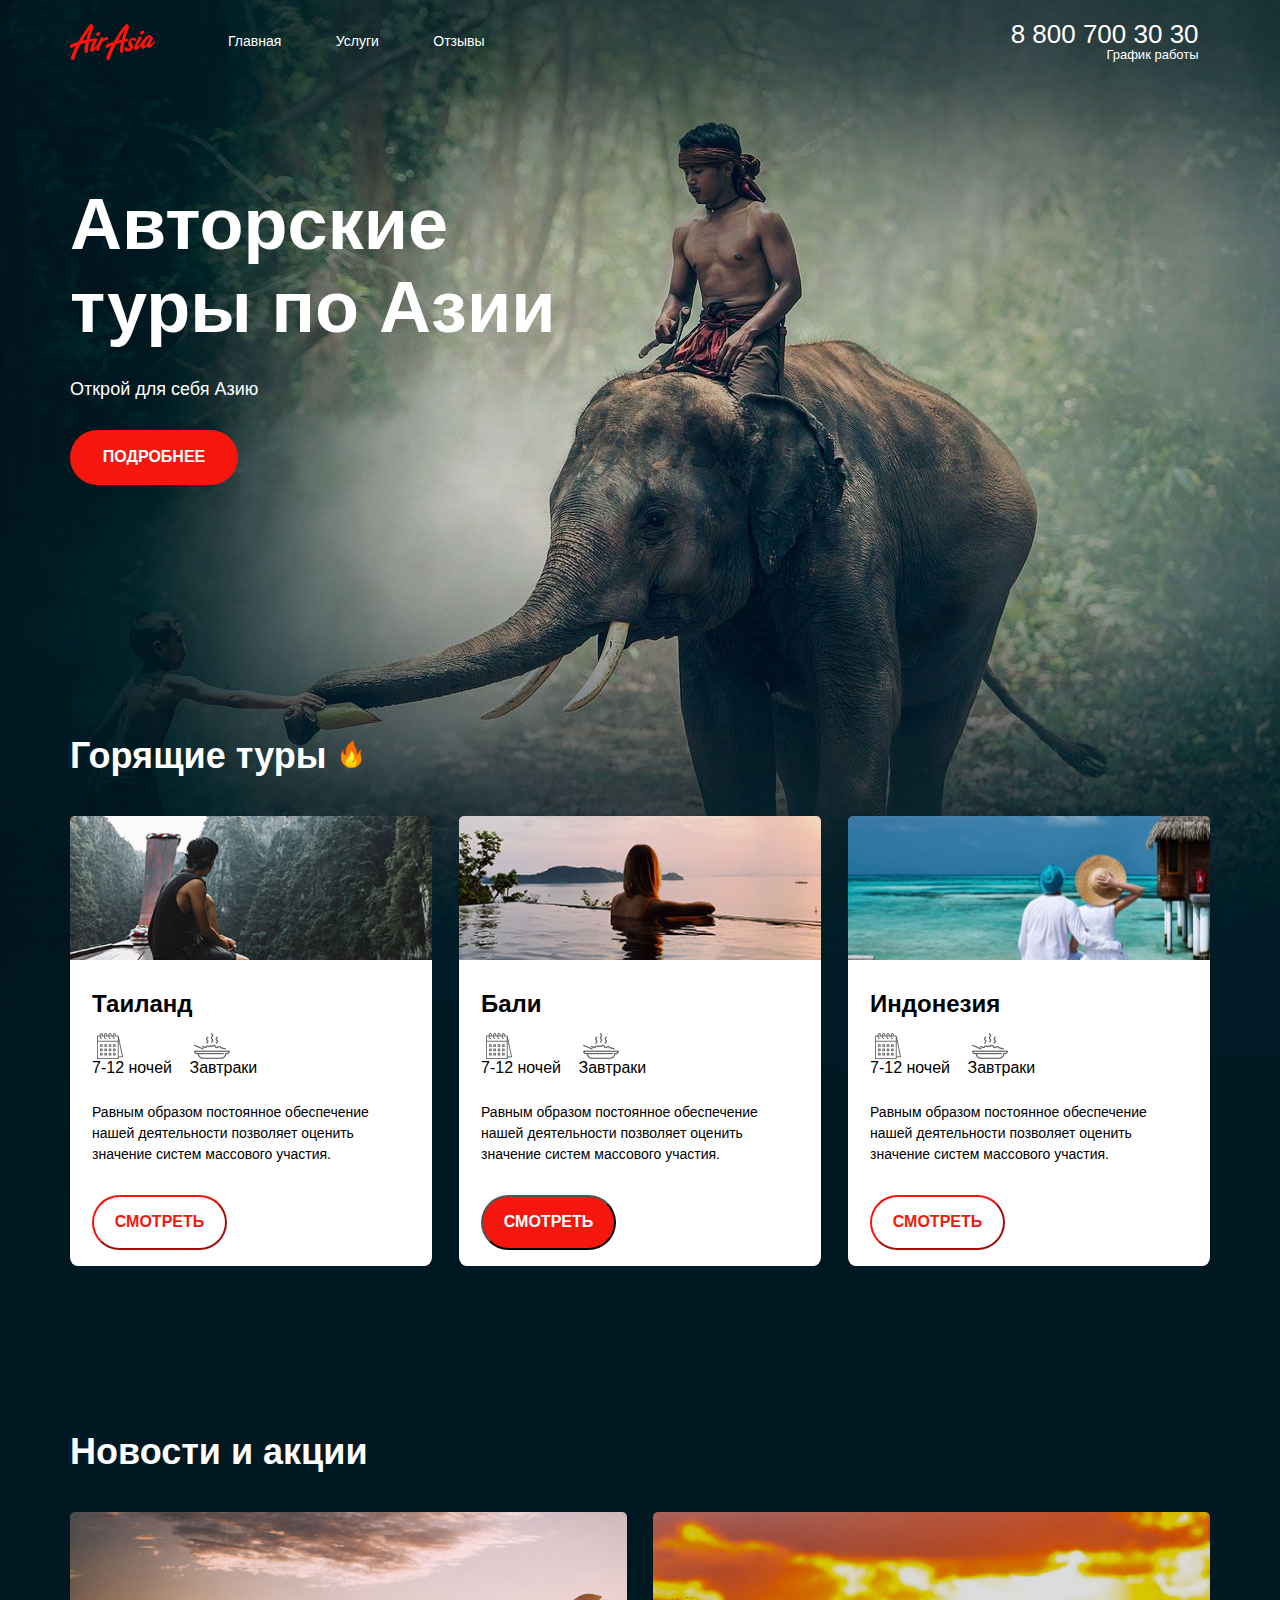
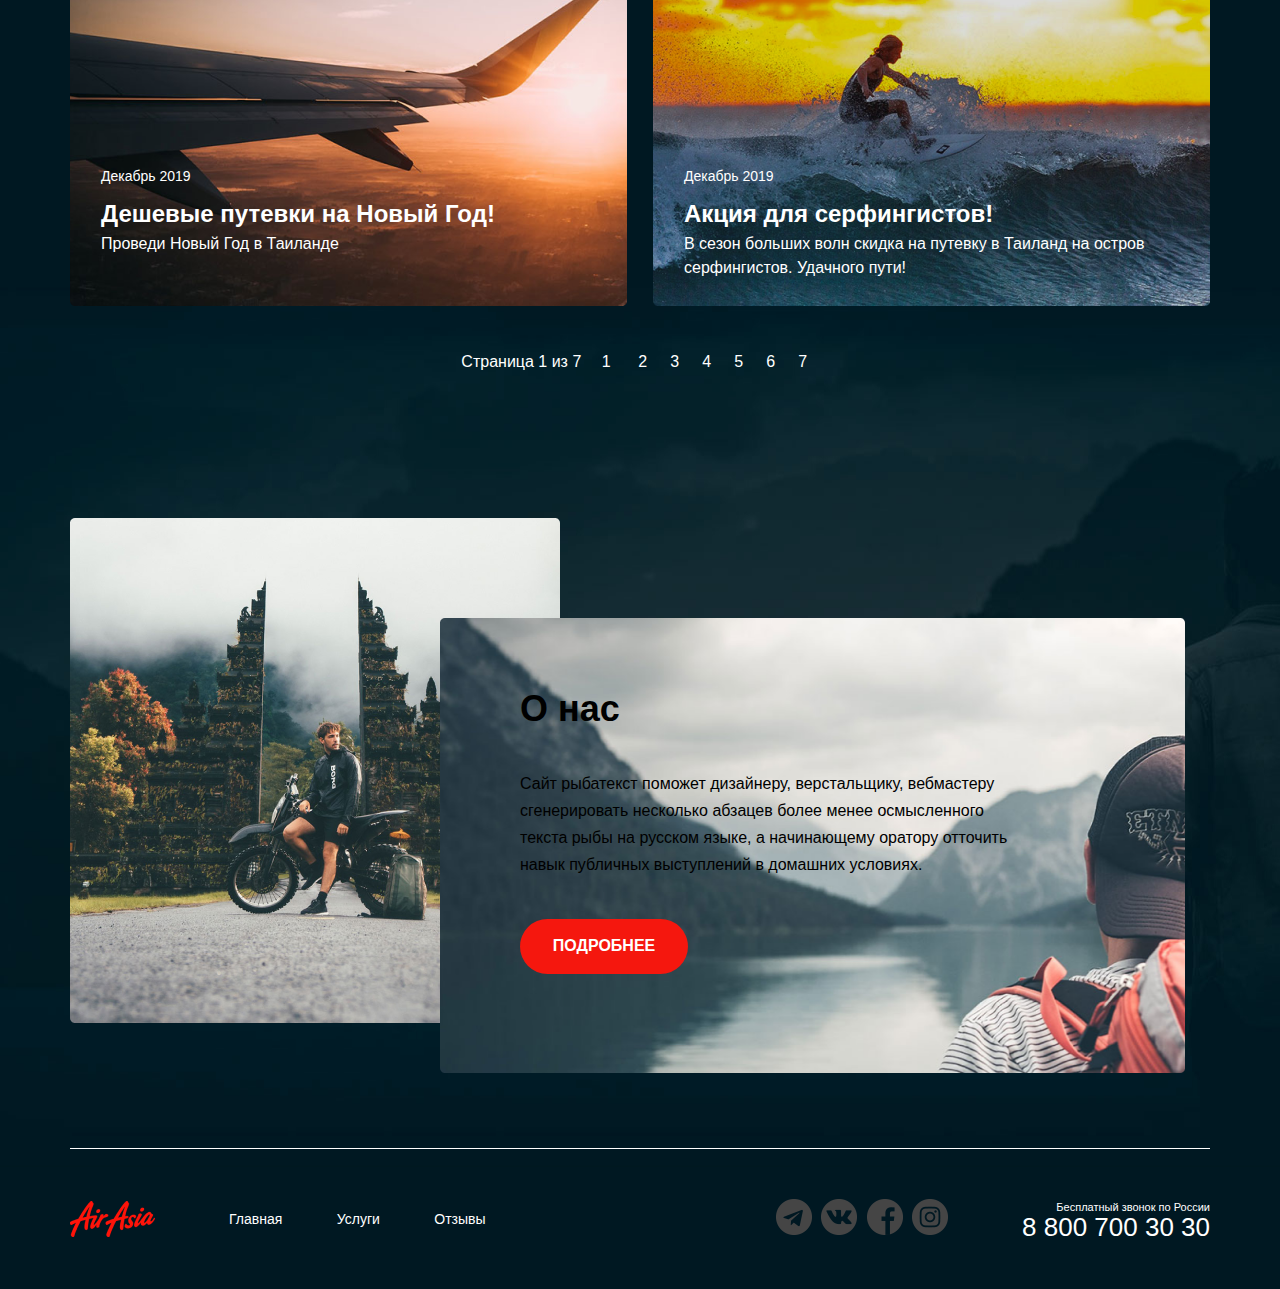
<file: index.html>
<!DOCTYPE html>
<html lang="ru">
<head>
    <meta charset="UTF-8">
    <meta name="viewport" content="width=1160, initial-scale=1.0">

    <meta http-equiv="X-UA-Compatible" content="ie=edge">

   <link rel="stylesheet" href="./main.css">

    <title>Главная</title>
</head>
<body>
   <div class="wrapper">
    <div class="container">
    <header class="header">

<div class="header__left">
  <div class="logo">
    <a href="#" class="logo__link">
        <img src="./folder/asia/logo.png" alt="Лого" class="logo__icon">
    </a>
</div>  
</div>

<div class="header__center">
    <nav class="menu">
        <ul class="menu__list">
            <li class="menu__item">
                <a href="#" class="menu__link">Главная</a>
            </li>
            <li class="menu__item">
                <a href="https://as-maslova.github.io/AirAsia/services/" class="menu__link">Услуги</a>
            </li>
            <li class="menu__item">
                <a href="#" class="menu__link">Отзывы</a>
            </li>
        </ul>
    </nav>
</div>

<div class="header__right">
   <address class="contacts">
<a href="tel:+88007003030" class="contacts__tel">8 800 700 30 30</a>
<span class="contacts__graph">График работы</span>
</address> 
</div>

    </header>
    <main class="main">
        <section class="preview">
            <h1 class="preview__title">Авторские туры по Азии</h1>
            <p class="preview__info">Открой для себя Азию</p>
            <div class="preview__button">
                <button class="button">Подробнее</button>
            </div>
        </section>
        <section class="hot-tours">
            <div class="hot-tours__title">
                <h2 class="hot-tours__title-text">Горящие туры&nbsp</h2>
                <img src="./folder/asia/flame.png" alt="Иконка" class="hot-tours__title-icon">
            </div>
            <ul class="hot-tours__list">
                <li class="hot-tours__item">
                    <img src="./folder/asia/river.png" alt="Река" class="hot-tours__image">
                    <div class="hot-tours__content">
                        <h3 class="hot-tours__subtitle">Таиланд</h3>
                        <div class="hot-tours__options">
                            <div class="hot-tours__options-item">
                                <img src="./folder/asia/calendar.png" alt="" class="hot-tours__options-icon">
                                <span class="hot-tours__options-text">7-12 ночей</span>
                            </div>
                            <div class="hot-tours__options-item">
                                <img src="./folder/asia/meal.png" alt="" class="hot-tours__options-icon">
                                <span class="hot-tours__options-text">Завтраки</span>
                            </div>
                        </div> 
                        <div class="hot-tours__text">Равным образом постоянное обеспечение нашей деятельности позволяет оценить значение систем массового участия.</div>          
                        <div class="hot-tours__button">
                            <button class="button--border">Смотреть</button>
                        </div>
                    </div>
                </li>
                <li class="hot-tours__item">
                    <img src="./folder/asia/pool.png" alt="Бассейн" class="hot-tours__image">
                    <div class="hot-tours__content">
                        <h3 class="hot-tours__subtitle">Бали</h3>
                        <div class="hot-tours__options">
                            <div class="hot-tours__options-item">
                                <img src="./folder/asia/calendar.png" alt="" class="hot-tours__options-icon">
                                <span class="hot-tours__options-text">7-12 ночей</span>
                            </div>
                            <div class="hot-tours__options-item">
                                <img src="./folder/asia/meal.png" alt="" class="hot-tours__options-icon">
                                <span class="hot-tours__options-text">Завтраки</span>
                            </div>
                        </div> 
                        <div class="hot-tours__text">Равным образом постоянное обеспечение нашей деятельности позволяет оценить значение систем массового участия.</div>          
                        <div class="hot-tours__button">
                            <button class="button--button">Смотреть</button>
                        </div>
                    </div>
                </li>
                <li class="hot-tours__item">
                    <img src="./folder/asia/ocean.png" alt="Океан" class="hot-tours__image">
                    <div class="hot-tours__content">
                        <h3 class="hot-tours__subtitle">Индонезия</h3>
                        <div class="hot-tours__options">
                            <div class="hot-tours__options-item">
                                <img src="./folder/asia/calendar.png" alt="" class="hot-tours__options-icon">
                                <span class="hot-tours__options-text">7-12 ночей</span>
                            </div>
                            <div class="hot-tours__options-item">
                                <img src="./folder/asia/meal.png" alt="" class="hot-tours__options-icon">
                                <span class="hot-tours__options-text">Завтраки</span>
                            </div>
                        </div> 
                        <div class="hot-tours__text">Равным образом постоянное обеспечение нашей деятельности позволяет оценить значение систем массового участия.</div>          
                        <div class="hot-tours__button">
                            <button class="button--border">Смотреть</button>
                        </div>
                    </div>
                </li>
            </ul>
        </section>
        <section class="news">
            <h2 class="news__title">Новости и акции</h2>
            <ul class="news__list">
                <li class="news__item">
                    <img src="./folder/asia/plain.png" alt="" class="news__image">
                    <div class="news__content">
                        <time class="news__date">
                            <span class="news__date-month">Декабрь</span>
                            <span class="news__date-year">2019</span>
                        </time>
                        <h3 class="news__subtitle">Дешевые путевки на Новый Год!</h3>
                        <p class="news__text">Проведи Новый Год в Таиланде</p>
                    </div>
                </li>
                <li class="news__item">
                    <img src="./folder/asia/Surfer.png" alt="" class="news__image">
                    <div class="news__content">
                        <time class="news__date">
                            <span class="news__date-month">Декабрь</span>
                            <span class="news__date-year">2019</span>
                        </time>
                        <h3 class="news__subtitle">Акция для серфингистов!</h3>
                        <p class="news__text">В сезон больших волн скидка на путевку в Таиланд на остров серфингистов. Удачного пути!</p>
                    </div>
                </li>
            </ul>
            <div class="paginator">
                <div class="paginator__display">Страница 1 из 7&nbsp</div>
                <ul class="paginator__list">
                    <li class="paginator__item">
                        <a href="" class="paginator__link">1</a>
                    </li>
                    <li class="paginator__item">
                        <a href="" class="paginator__link">2</a>
                    </li><li class="paginator__item">
                        <a href="" class="paginator__link">3</a>
                    </li><li class="paginator__item">
                        <a href="" class="paginator__link">4</a>
                    </li><li class="paginator__item">
                        <a href="" class="paginator__link">5</a>
                    </li><li class="paginator__item">
                        <a href="" class="paginator__link">6</a>
                    </li><li class="paginator__item">
                        <a href="" class="paginator__link">7</a>
                    </li>
                </ul>
            </div>
        </section>
        <section class="about">
            <img src="./folder/asia/gates.png" alt="" class="about__img">
            <div class="about__content">
                <img src="./folder/asia/mountains.png" alt="" class="about__bg">
                <h2 class="about__title">О нас</h2>
                <p class="about__text">Сайт рыбатекст поможет дизайнеру, верстальщику, вебмастеру сгенерировать несколько абзацев более менее осмысленного текста рыбы на русском языке, а начинающему оратору отточить навык публичных выступлений в домашних условиях. </p>
            <div class="about__button">
                <button class="button">Подробнее</button>
            </div>
            </div>
        </section>
    </main>
    <footer class="footer">
        <div class="footer__left">
          <div class="logo">
            <a href="#" class="logo__link">
                <img src="./folder/asia/logo.png" alt="Логотип" class="logo__icon">
            </a>
        </div>
        <nav class="menu">
            <ul class="menu__list">
                <li class="menu__item">
                    <a href="#" class="menu__link">Главная</a>
                </li>
                <li class="menu__item">
                    <a href="https://as-maslova.github.io/AirAsia/services/" class="menu__link">Услуги</a>
                </li>
                <li class="menu__item">
                    <a href="#" class="menu__link">Отзывы</a>
                </li>
            </ul>
        </nav>  
        </div>
        
        <div class="footer__right">
        <div class="socials">
            <ul class="socials__list">
                <li class="socials__item">
                    <a href="" class="socials__link">
                        <img src="./folder/asia/telegram.png" alt="Telegram" class="socials__icon">
                    </a>
                </li>
                <li class="socials__item">
                    <a href="" class="socials__link">
                        <img src="./folder/asia/vk.png" alt="VKontakte" class="socials__icon">
                    </a>
                </li>
                <li class="socials__item">
                    <a href="" class="socials__link">
                        <img src="./folder/asia/f.png" alt="FaceBook" class="socials__icon">
                    </a>
                </li>
                <li class="socials__item">
                    <a href="" class="socials__link">
                        <img src="./folder/asia/in.png" alt="Instagram" class="socials__icon">
                    </a>
                </li>
            </ul>
        </div>
        <address class="contacts">
            <div class="contacts__free-call">Бесплатный звонок по России</div>
            <a href="tel:+88007003030" class="contacts__tel">8 800 700 30 30</a>
            </address>
        </div>
    </footer>
    </div>
   </div>
</body>
</html>
</file>
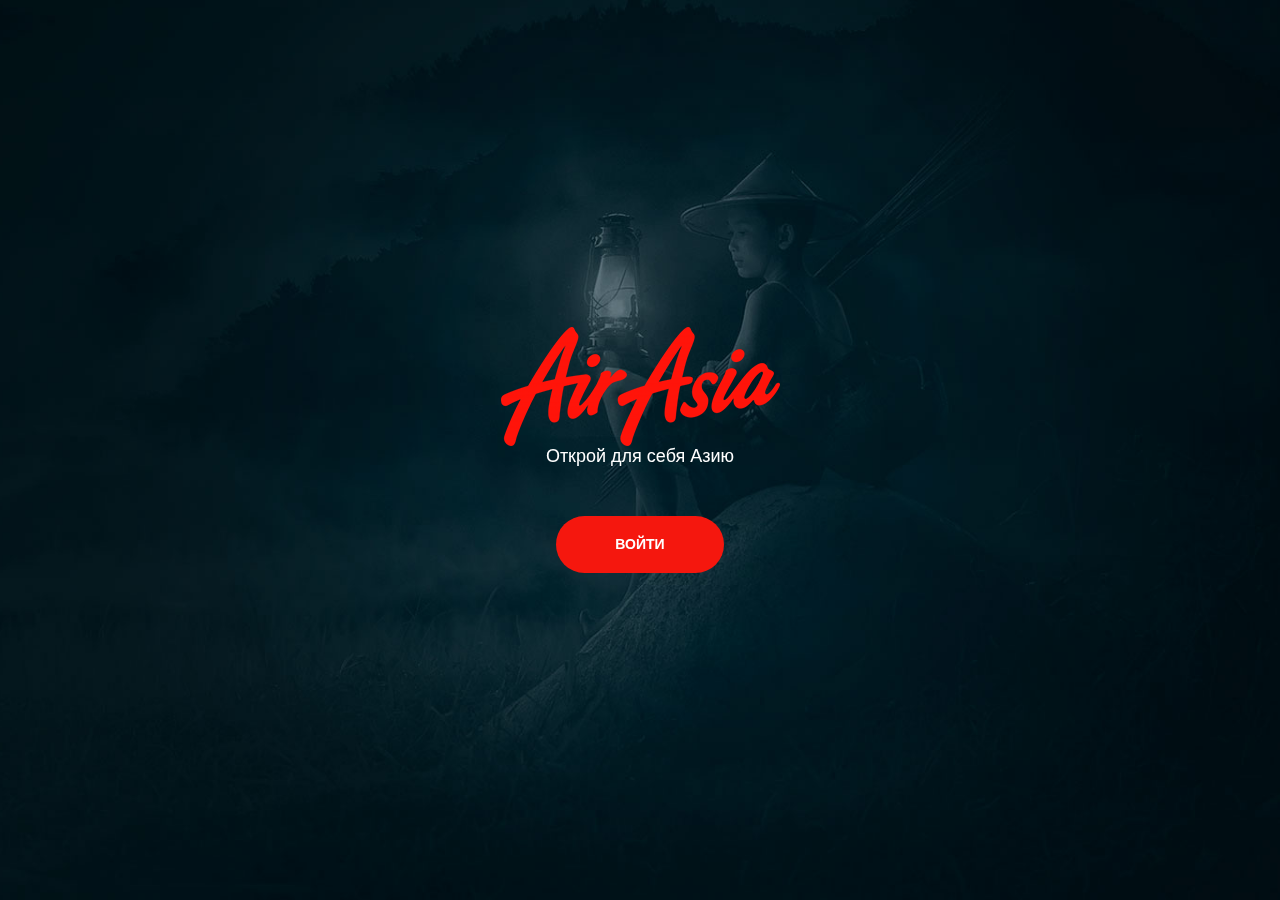
<file: welcome/index.html>
<!DOCTYPE html>
<html lang="ru">
<head>
    <meta charset="UTF-8">
    <meta name="viewport" content="width=1160, initial-scale=1.0">

    <meta http-equiv="X-UA-Compatible" content="ie=edge">

   <link rel="stylesheet" href="../main.css">

    <title>Приветственная страница</title>
</head>
<body>
   <div class="welcome">
    <div class="welcome__container">
        <div class="central">
            <img src="../folder/asia/logo1.png" alt="" class="central__logo">
            <p class="welcome__text">Открой для себя Азию</p>
                <a href="" class="welcome__button button">Войти</a>
        </div>
    </div>
   </div>
</body>
</html>
</file>
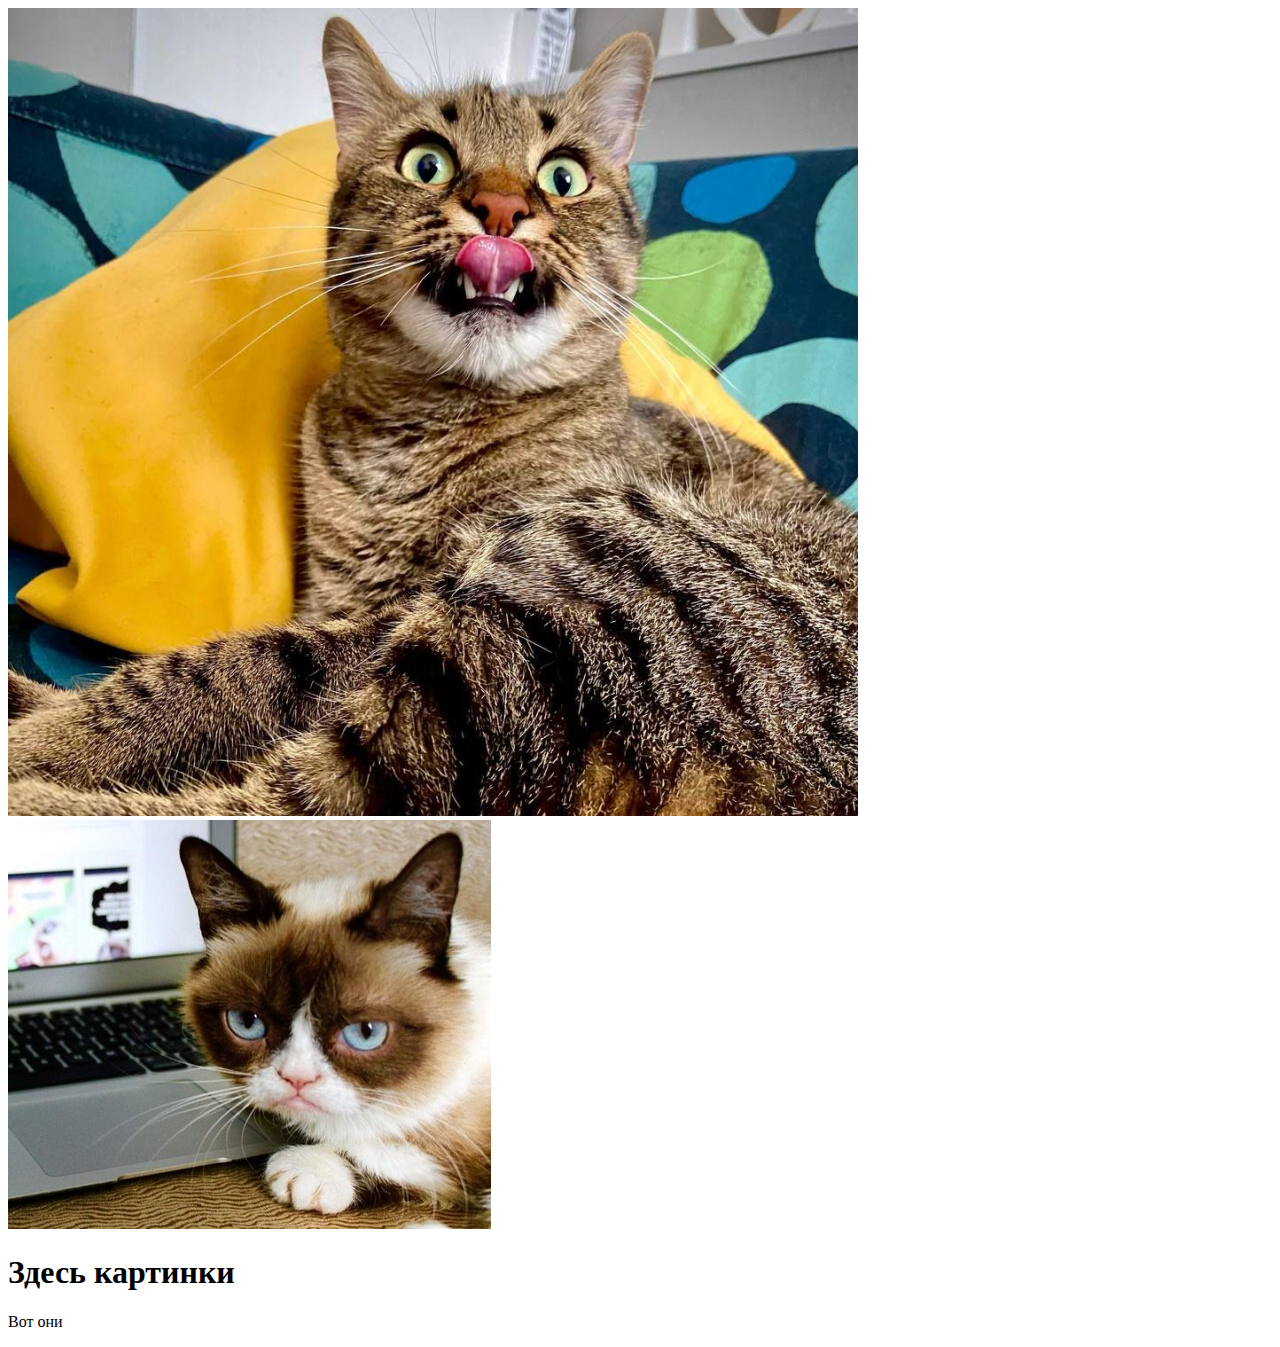
<file: folder/inner/index.html>
<!DOCTYPE html>
<html lang="en">
<head>
    <meta charset="UTF-8">
    <meta name="viewport" content="width=device-width, initial-scale=1.0">
    <title>Document</title>
</head>
<body>
    <img src="/folder/img/img1.jpg" alt="Абсолютный путь">
    <img src="../img/img2.jpg" alt="Относительный путь">
    <h1>Здесь картинки</h1>
    <p>Вот они</p> 
</body>
</html>
</file>
<file: main.css>
@import url('./layout/fonts.css');
@import url('./layout/normalize.css');
@import url('./layout/base.css');


 @import url('./blocks/header.css');
 @import url('./blocks/preview.css');
 @import url('./blocks/hot-tours.css');
 @import url('./blocks/news.css');
 @import url('./blocks/paginator.css');
 @import url('./blocks/about.css');
 @import url('./blocks/footer.css');

 .top-line {
    min-height: 398px;
    display: flex;
    flex-direction: column;
    padding-bottom: 20px;
    background: #001821 url("./folder/asia/headline.png") right 20% top no-repeat;
    
    margin-bottom: 10px;
 }

 .top-line__container {
    display: flex;
    flex: 1;
    flex-direction:column;
    justify-content: space-between;
    
 }

 .breadcrumbs__list {
    display: flex;
    align-items: center;
 }

 .breadcrumbs__link {
    color: #9A9A9A;
    font-size: 14px;
    text-decoration:underline;
 }

 .breadcrumbs__item:after {
    content: "/";
    color: #9A9A9A;
 }

 .breadcrumbs__item:last-child:after {
    display: none;
 }

 .breadcrumbs__item {
    display: flex;
 }

 .breadcrumbs__item .breadcrumbs__item--active {
    font-weight: 700px;
 }

 .wrapper--services {
   background: url("./folder/asia/headline.png'") right 20% top no-repeat;
 }

 .page-content {
   background: white;
   color: #303030;
   padding: 40px 0;
 }

.service {
   display: flex;
   padding-top: 58px;
   text-decoration: none;
}

.service__img {
   width:460px;
   height: 333px;
   margin-right:7%;
}

.service__content {
   flex:1;
}

img {
   display: block;
   max-width: 100%;
}

.service__title {
   font-size: 36px;
   font-weight: bold;
   margin-bottom: 22px;
   color: black;
}

.service__desk {
   line-height: 1.7em;
   margin-bottom: 50px;
}

.button-white {
   background: white;
   color: #F5170E;
   font-family: 'Open Sans', sans-serif; 
   font-weight: 700;
   font-size: 14px;

   text-transform: uppercase;
   border-radius: 35px;
   min-width: 168px;
   min-height: 55px;
   border: 1px solid transparent;
   border-color: #F5170E;
   cursor: pointer;
   padding: 15px 30px;
}

.button-red {
   background: #F5170E;
   color: white;
   font-family: 'Open Sans', sans-serif; 
   font-weight: 700;
   font-size: 14px;

   text-transform: uppercase;
   border-radius: 35px;
   min-width: 168px;
   min-height: 55px;
   border: 1px solid transparent;
   border-color: #F5170E;
   cursor: pointer;
   padding: 15px 30px;
}

.services {
   margin-bottom: 30px;
}

.paginator__link--red {
   display: inline-block;
    height: 32px;
    width: 32px;
    background: transparent;
    border-radius: 50%;
    line-height: 32px;
    color: black;
    transition: .4s;
    font-size: 16px;

}

.paginator__link--red:hover {
    background: #F5170E;
    color: white;
}


.inner-section {
   background: white;
   color: #1A1B1E;
   padding: 95px 0;
}

.inner-section--bg--grey {
   background: #F4F5F5;
}

.inner-section__title {
   font-size: 48px;
   font-weight: bold;
   margin-bottom: 75px;
}

.partners__link {
   text-decoration: none;
   display: flex;
   width: 250px;
   height: 100px;
   align-items: center;
   justify-content: center;
}

.partners {
   display: flex;
   flex-wrap: wrap;
}

.partners__item {
   margin-left: 46px;
}

.partners__item:nth-child(4n + 1) {
margin-left: 0;
}

.footer-container {
   height: 132px;
   display: flex;
   justify-content: space-between;
   align-items: center;
}

.inner-footer {
   margin-top: auto;
   background: #001821;
}



.review {
   
   margin-bottom: -20px;
   display: flex;
  
   
   padding: 50px 30px;
   background: #F4F5F5;
   border-radius: 4px;
}

.reviews {
  
   column-count: 2;
   column-gap: 30px;
   margin-bottom: 70px;
   
}
.reviews__img {
   border-radius: 50%;
   width: 142px;
   height: 142px;
}

.reviews__header {
   display: flex;
   align-items: center;
   margin-bottom: 30px;
}

.rewievs__link-vk {
   
   color: #2E77A4;
   font-size: 24px;
   
   display: flex;
   align-items: center;
   font-weight: bold;
   margin-bottom: 11px;
   margin-left: 20px;
   margin-right: 20px;
  
}

.rewievs__link-vk:after {
   
   background: url("./folder/asia/sprite.png") -10px -10px;
   content: "";
   height: 30px;
   width: 30px;
   margin-left: 225px;
   position: absolute;
}

.reviews__tags {
display: flex;
align-items: flex-start;
margin-left: 20px;
}

.reviews__item {
   background: #F4F5F5;
   border-radius: 5px;
   width: 557px;

   padding: 50px 30px;
   display: inline-block;
   margin-bottom: 20px;
}

.tag {
   font-size: 13px;
   color: #303030;
   padding: 8px 16px;
   border-radius: 50px;
   background: #E7E7E7;
   

}

.tag--bg--green {
  background: #B9EAE4; 
}

.reviews__title {
   font-size: 30px;
   color: #1A1B1E;
   font-weight: bold;
   margin-bottom: 23px;

}
.reviews__text {
   line-height: 1.7em;
   margin-bottom: 50px;
}

.reviews__date {
   font-size: 14px;
   font-weight: 700px;
   color: #1A1B1E;
}

.offer {
   display: flex;
   min-height: 360px;
   flex-direction: column;
   align-items: center;
   justify-content: center;
   margin-top: 70px;
   background: url("./folder/asia/Rectangle.png") right 20% top no-repeat;
 
   

}

.offer__title {
   font-size: 48px;
   max-width: 594PX;
   
   color: white;
   line-height: 1.2em;
   margin-top: 120px;
}

.offer .container {
   
 height: 363px;
 position: relative;

}


.offer__content {
  max-width: 70%;
}


.offer__img {
  position: absolute;
 right: 0px;
  bottom: 0px;

}

.form__title { 
   font-size: 48px;
   margin-bottom: 50px;
   padding-top: 50px;
}

.feedback__block-item {
   border: solid transparent 1px;
   border-color: white;
   border-radius: 5px;
   height: 65px;
   width: 557px;
   margin-bottom: 26px;
   padding: 22px 30px;
   font-size: 18px;
   color: black;

flex: 1;
margin-right: 30px;

}

.vk-link {
   margin-right: 0
}

.feedback__block-item::placeholder {
   color: #666666;
}

.feedback__block-item:last-child {
   margin-right: 0;
}

.feedback  {
   background: #F4F5F5;
   padding-bottom: 100px;
}

.feedback__block-item--reviews {
   min-width: 1142px;
   height: 235px;
   resize: none;
}

input, textarea {
   outline: none;
   padding-left: 30px;
}

.feedback__pages {
display: flex;
margin-bottom: 60px;
}

.feedback__display {
   width: 40%;
}

.feedback__block {
   display: flex;
   margin-bottom: 10px;
   flex-wrap: wrap;
}

.feedback__block-item:focus {
   border: #F5170E solid 1px;
}

.feedback__select {
   display: flex;
   flex-wrap: wrap;
   
   flex: 1;
}

.feedback__select-input:checked ~ .controls__tag {
background: #B9EAE4;
}

.feedback__select-input {
   display: none;
}

.feedback__label {
cursor: pointer;
;
}

.feedback__select-item {
   margin-bottom: 10px;
   margin-left: 20px;
}
.feedback__button {
   display: flex;
   justify-content: end;
  
}

.black-button {
   background: black;
}

.form__btn {
   margin-right: 20px;
}

/*.contacts__dropdown:after {
   content: url("./folder/asia/vkblue.png");
}*/

.contacts__graph:hover ~ .contacts__dropdown {
display: block;
}

.contacts__dropdown-triangle {
   display: inline-block;
   width: 15px;
   height: 15px;
   background: #EDEDED;
   transform: rotate(45deg);
   position: absolute;
   top: -8px;
   right: 60px;
}

.contacts__dropdown {
   background: #EDEDED;
   position: absolute;
   top: 100%;
   transition: opacity 8s;
   right: 0;
   border-radius: 3px;
   width: 160px;
   height: 70px;
   color: black;
   font-size: 13px;
   display: none;
}

.contacts__dropdown .contacts:hover {
   right: 0;
   opacity: 1;
}

.contacts__dropdown-item {
   color: black;
   font-size: 13px;
line-height: 1.3em;
   justify-content: center;
   display: flex;


}

.contacts__dropdown-block {
   padding: 20px;
}



/*welcome css*/

.welcome {
   display: flex;
   position: fixed;
   top: 0;
   left: 0;
   width: 100%;
   height: 100%;
   align-items: center;
   justify-content: center;
   background: url("./folder/asia/bg.png") center bottom / cover no-repeat;
}

.central {
   display: flex;
   align-items: center;
   justify-content: center;
   flex-direction: column;

   animation-fill-mode: forwards;
   opacity: 1;
   animation: zoom 1s;
}

@keyframes zoom {

from {
   transform: scale(0.7);
}

20% {
   transform: scale(1.15);
}

40% {
   transform: scale(.9);
}

60% {
   transform: scale(1.1);
}

80% {
   transform: scale(0.95);
}

to {
   opacity: 1;
   transform: scale(1);
}

}


.central__logo {
  
}

.welcome__text {
   font-size: 18px;
   color: white;
margin-bottom: 50px;
}

.welcome__button {
   text-align: center;
   line-height: 55px;
}
</file>
